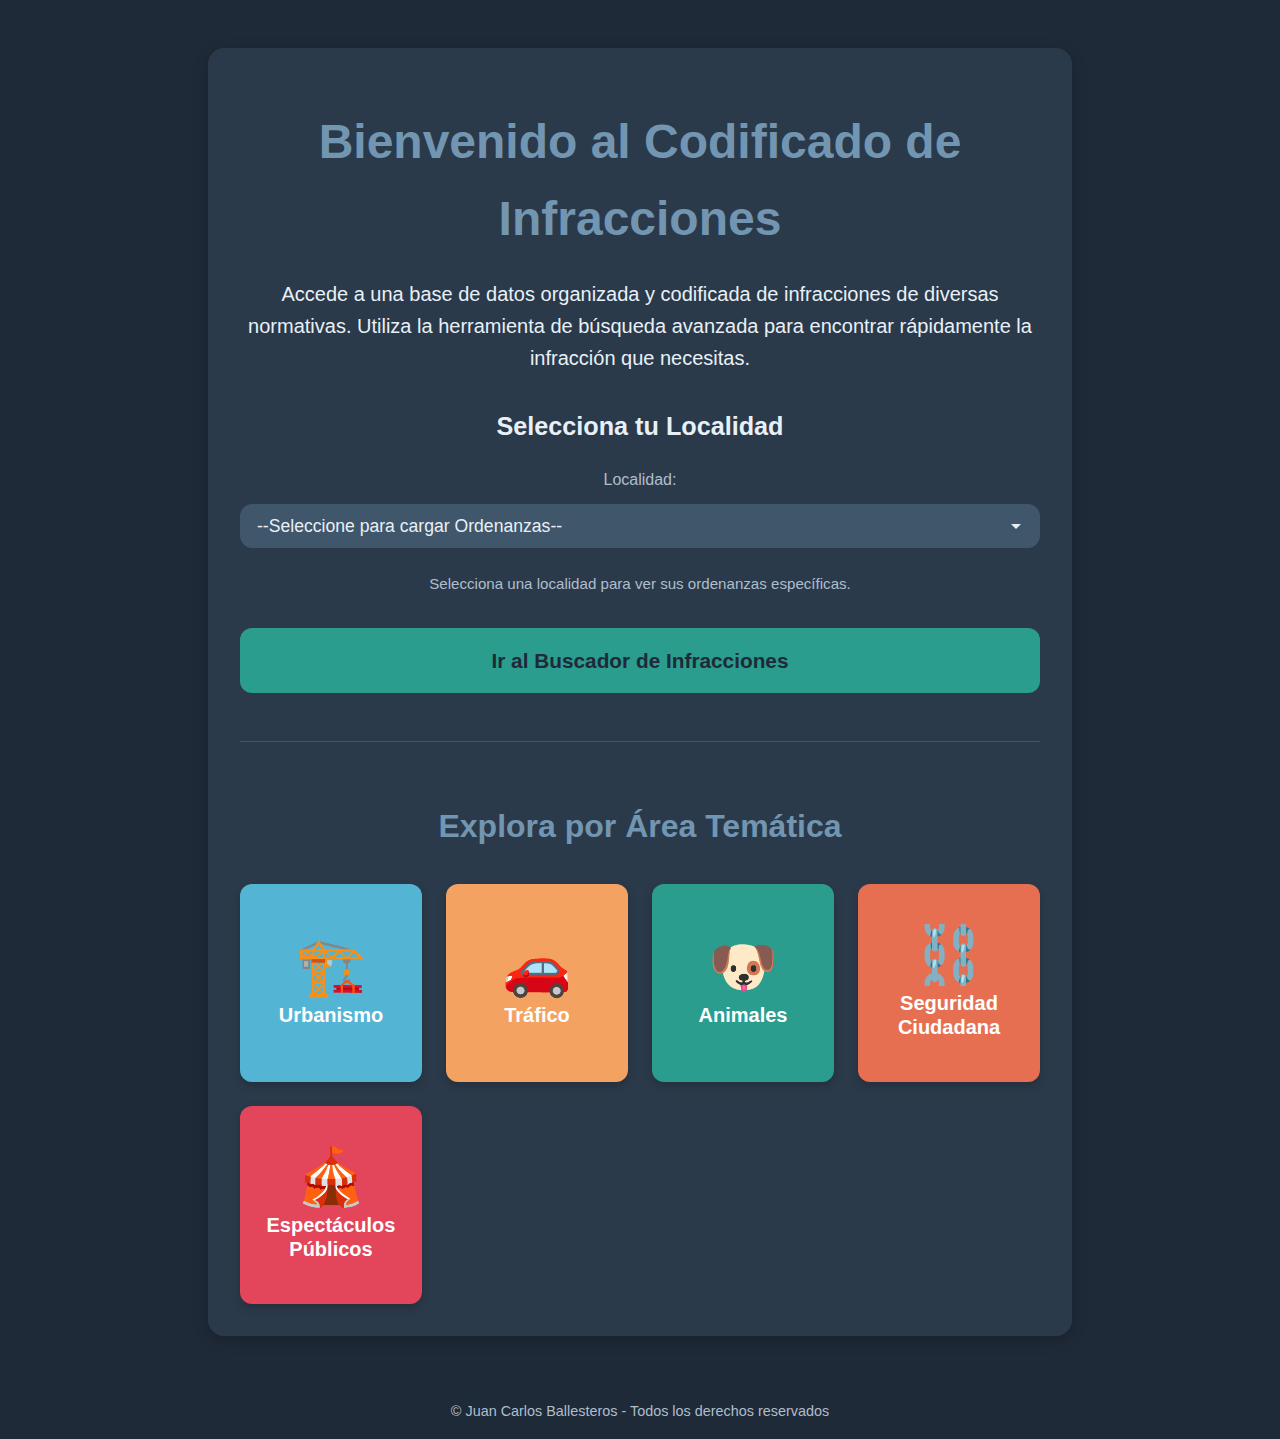
<file: index.html>
<!DOCTYPE html>
<html lang="es">

<head>
    <meta charset="UTF-8" />
    <meta name="viewport" content="width=device-width, initial-scale=1.0" />
    <title>Inicio | Codificador Infracciones</title>
    <link href="css/styles.css" rel="stylesheet">
</head>

<body>

    <main>
        <div class="landing-container">
            <h1>Bienvenido al Codificado de Infracciones</h1>
            <p>
                Accede a una base de datos organizada y codificada de infracciones de diversas normativas.
                Utiliza la herramienta de búsqueda avanzada para encontrar rápidamente la infracción que necesitas.
            </p>
            <div class="locality-section">
                <h2>Selecciona tu Localidad</h2>
                <div class="filter-option-group">
                    <label for="locality-select">Localidad:</label>
                    <select id="locality-select" class="custom-select">
                        <option value="">Cargando localidades...</option>
                    </select>
                </div>
                <p class="locality-info-text"
                    style="color: var(--color-muted-text); font-size: 0.9em; margin-top: 1rem;">Selecciona una localidad
                    para ver sus ordenanzas específicas.</p>
            </div>

            <div class="access-button-group">
                <a href="buscador.html" class="access-button">
                    Ir al Buscador de Infracciones
                </a>

            </div>

            <div class="areas-section">
                <h2>Explora por Área Temática</h2>
                <div class="areas-grid">
                </div>
            </div>


        </div>
    </main>
    <footer>&copy; Juan Carlos Ballesteros - Todos los derechos reservados</footer>

    <script src="js/index_script.js"></script>
</body>

</html>
</file>
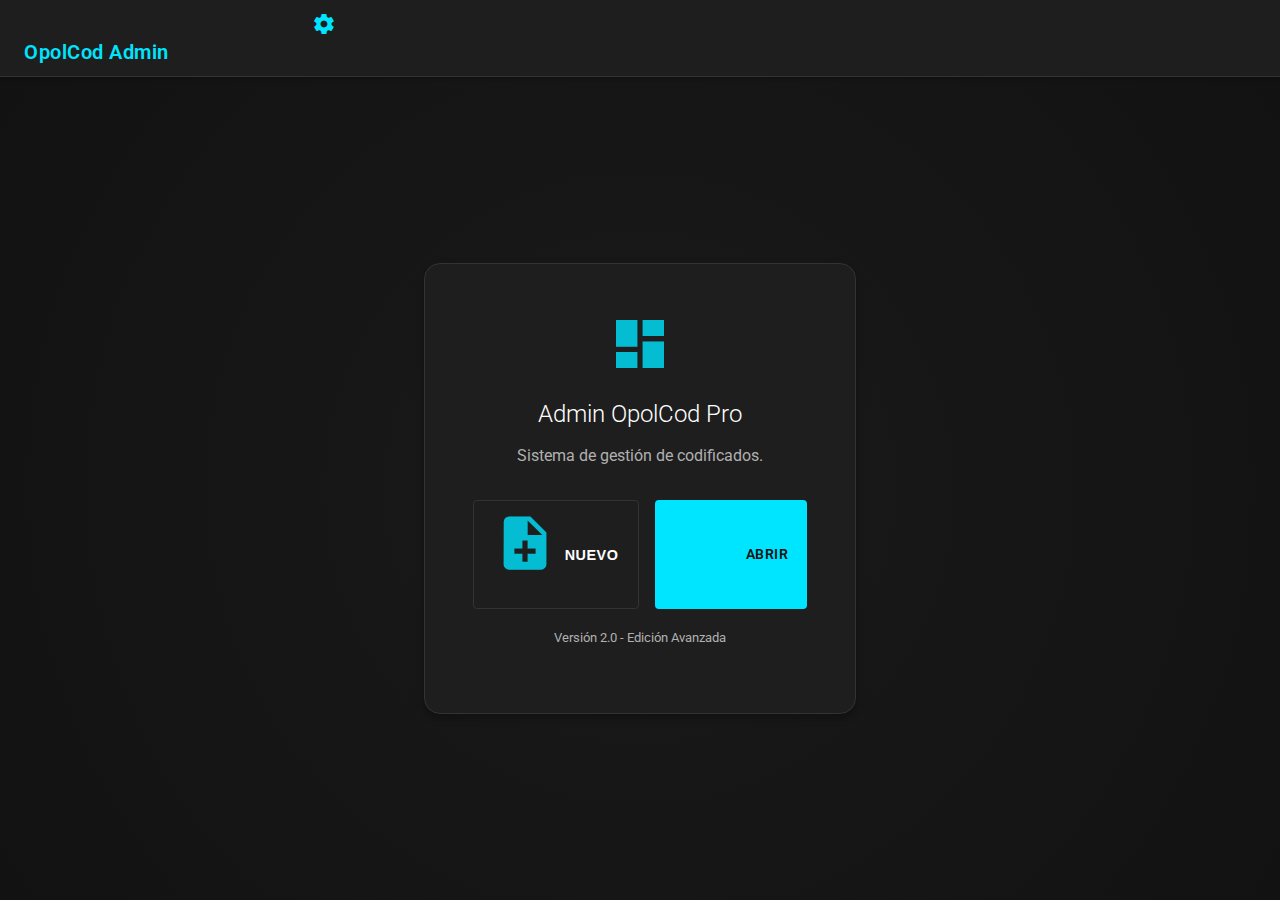
<file: admin/index.html>
<!DOCTYPE html>
<html lang="es">

<head>
    <meta charset="UTF-8">
    <meta name="viewport" content="width=device-width, initial-scale=1.0">
    <title>OpolCod - Panel de Administración Pro</title>
    <!-- NOTA: Ya que styles.css está en ../css/styles.css, pero admin.css define todo lo necesario, no es crítico mantener styles.css si este admin es aislado, pero lo dejaremos para fuentes si se cargan allí -->
    <link rel="stylesheet" href="admin.css">
    <link href="https://fonts.googleapis.com/css2?family=Roboto:wght@300;400;500;700&display=swap" rel="stylesheet">
    <link href="https://fonts.googleapis.com/css2?family=Material+Icons" rel="stylesheet">
</head>

<body>

    <header>
        <div class="logo-container">
            <span class="material-icons" style="color:var(--primary-color)">admin_panel_settings</span>
            <h1>OpolCod Admin</h1>
        </div>
        <div class="actions">
            <!-- Acciones globales si se necesitan -->
        </div>
    </header>

    <main>
        <section id="welcome-screen" class="active">
            <div class="empty-state-card">
                <span class="material-icons">dashboard</span>
                <h2>Admin OpolCod Pro</h2>
                <p>Sistema de gestión de codificados.</p>
                <div style="margin-top: 2rem; display:flex; gap:1rem; justify-content:center;">
                    <button id="btn-create-new" class="btn btn-secondary">
                        <span class="material-icons">note_add</span> Nuevo
                    </button>
                    <label for="file-input" class="btn btn-primary">
                        <span class="material-icons">folder_open</span> Abrir
                    </label>
                    <input type="file" id="file-input" accept=".json" style="display: none;">
                </div>
                <p class="warning-text"><small>Versión 2.0 - Edición Avanzada</small></p>
            </div>
        </section>

        <section id="editor-screen">
            <div class="editor-toolbar">
                <div class="toolbar-left" style="display:flex; align-items:center; gap:1rem;">
                    <button class="btn btn-secondary" onclick="closeEditor()"><span
                            class="material-icons">arrow_back</span> Atrás</button>
                    <span id="current-filename" class="filename-badge">archivo.json</span>
                </div>
                <div class="toolbar-right" style="display:flex; gap:0.5rem;">
                    <button id="btn-add-item" class="btn btn-secondary"><span class="material-icons">add_circle</span>
                        Nueva Infracción</button>
                    <button id="btn-save" class="btn btn-primary"><span class="material-icons">save_alt</span> Guardar
                        Cambios</button>
                </div>
            </div>

            <div class="editor-content">
                <!-- Sidebar for Metadata -->
                <aside class="sidebar-meta" id="metadata-sidebar">
                    <h3>Metadatos</h3>
                    <div id="metadata-form-container">
                        <!-- Metadata inputs go here -->
                    </div>

                    <h3 style="margin-top:2rem; border-top:1px solid var(--border-color); padding-top:1rem;">Índice</h3>
                    <div id="index-list-container">
                        <!-- Navigation links go here -->
                    </div>
                </aside>

                <!-- Main Content for Items -->
                <div class="main-list-area" id="items-list-container">
                    <!-- Cards go here -->
                </div>
            </div>
        </section>
    </main>

    <script src="admin.js"></script>
</body>

</html>
</file>
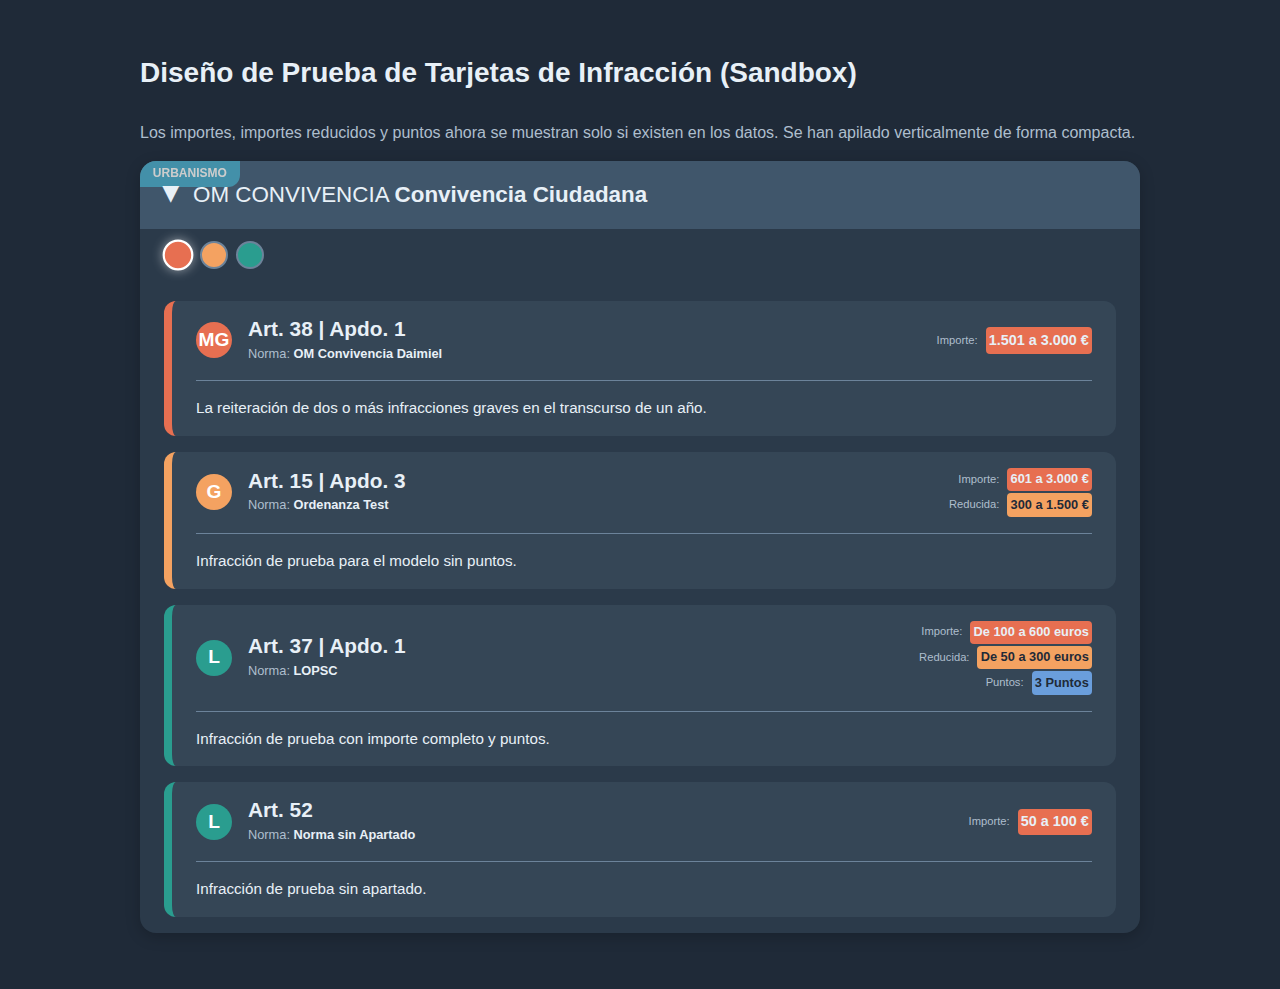
<file: dev/sandbox_infraccion.html>
<!DOCTYPE html>
<html lang="es">
<head>
    <meta charset="UTF-8" />
    <meta name="viewport" content="width=device-width, initial-scale=1.0" />
    <title>Test Diseño Infracciones (Sandbox)</title>
    <style>
        /* --- CSS INCORPORADO --- */
        
        :root {
            /* Colores Base */
            --color-dark-bg: #1f2a38;
            --color-card-bg: #2b3a4a;
            --color-mid-blue: #40566b;
            --color-light-blue: #6c839a;

            /* Colores de Texto */
            --color-light-text: #e8f0f7; 
            --color-muted-text: #aebecd;

            /* Colores de Acento (Semáforo de gravedad) */
            --color-accent-red: #e76f51; 
            --color-accent-yellow: #f4a261; 
            --color-accent-green: #2a9d8f; 
            --color-accent-primary: #7296b1; 
            --color-points: #6a9edc; 

            /* Otros */
            --border-radius-lg: 1rem;
            --border-radius-md: 0.75rem;
            --spacing-unit: 1rem;
            
            /* Variable de prueba para el área (ej. Urbanismo) */
            --area-color-test: #54b4d3; 
        }

        body {
            margin: 0;
            font-family: 'Inter', sans-serif;
            background-color: var(--color-dark-bg);
            color: var(--color-light-text);
            line-height: 1.6;
            padding: 2rem;
        }

        /* Contenedor principal de prueba */
        .infracciones-agrupadas {
            max-width: 1000px;
            margin: 0 auto;
        }
        
        h1 { 
            color: var(--color-light-text); 
            font-size: 1.75rem;
            margin-bottom: 1.5rem;
        }
        p { color: var(--color-muted-text); }

        /* --- Estructura de Grupo --- */
        .infraccion-group {
            margin-bottom: 1.5rem;
            background-color: var(--color-card-bg);
            border-radius: var(--border-radius-lg);
            box-shadow: 0 4px 15px rgba(0, 0, 0, 0.2);
            overflow: hidden;
            position: relative;
        }

        /* Insignia de área */
        .area-badge {
            position: absolute;
            top: 0;
            left: 0;
            background-color: var(--area-color-test); 
            color: #fff;
            padding: 0.2rem 0.8rem;
            font-size: 0.75rem;
            font-weight: bold;
            border-bottom-right-radius: var(--border-radius-md);
            text-transform: uppercase;
            filter: brightness(0.8);
            margin-bottom: 0.5rem;
        }

        /* Encabezado del grupo */
        .infraccion-group-header {
            background-color: var(--color-mid-blue);
            padding: var(--spacing-unit) 1.5rem;
            font-size: 1.4rem;
            cursor: pointer;
            display: flex;
            align-items: center;
            user-select: none;
        }
        .infraccion-group-header .icon {
            transition: transform 0.3s ease;
            margin-right: 0.75rem;
        }
        .infraccion-group.open .icon {
            transform: rotate(90deg);
        }
        
        /* Contenido colapsable (infracciones) */
        .infracciones-content {
            max-height: 0;
            overflow: hidden;
            transition: max-height 0.5s ease-out;
            padding: 0 1.5rem;
        }
        .infraccion-group.open .infracciones-content {
            padding-top: var(--spacing-unit);
            padding-bottom: var(--spacing-unit);
        }

        /* Estilo de la norma y temática (negrita) */
        .normagris-tematica { font-weight: bold; }

        /* Barra de filtros de gravedad dentro del grupo */
        .severity-filter-bar {
            display: flex;
            gap: 0.5rem;
            padding: 0 1.5rem 1rem 1.5rem; 
            background-color: var(--color-card-bg); 
            display: none; 
        }
        .infraccion-group.open .severity-filter-bar { display: flex; }
        .severity-btn {
            width: 28px; height: 28px; border-radius: 50%; border: 2px solid var(--color-light-blue);
            cursor: pointer; transition: transform 0.2s ease, border-color 0.2s ease;
        }
        .severity-btn:hover { transform: scale(1.1); }
        /* Colores de botones de gravedad */
        .severity-btn.grave { background-color: var(--color-accent-red); margin-top: 0.75rem;}
        .severity-btn.media { background-color: var(--color-accent-yellow); margin-top: 0.75rem;}
        .severity-btn.leve { background-color: var(--color-accent-green); margin-top: 0.75rem;}
        /* Estilo para botón activo */
        .severity-btn.active {
            border-color: #fff;
            transform: scale(1.1);
            box-shadow: 0 0 10px rgba(255, 255, 255, 0.5);
        }

        /* --- Tarjeta de Infracción Individual --- */

        .infraccion {
            background-color: #354656;
            border-radius: var(--border-radius-md);
            padding: 1rem 1.5rem; 
            margin-bottom: var(--spacing-unit);
            border-left: 8px solid var(--color-accent-red);
            cursor: pointer;
            color: var(--color-light-text); 
        }
        .infraccion:last-child { margin-bottom: 0; }
        
        /* Colores de gravedad */
        .infraccion.media { border-left-color: var(--color-accent-yellow); }
        .infraccion.leve { border-left-color: var(--color-accent-green); }
        .infraccion.grave .circulo { background-color: var(--color-accent-red); }
        .infraccion.media .circulo { background-color: var(--color-accent-yellow); }
        .infraccion.leve .circulo { background-color: var(--color-accent-green); }

        /* Estructura del encabezado de la tarjeta */
        .infraccion-header {
            display: flex;
            align-items: center;
            margin-bottom: 0.5rem; 
            gap: 1rem;
        }
        /* Círculo de tipo */
        .infraccion .circulo {
            flex-shrink: 0;
            width: 36px;
            height: 36px;
            border-radius: 50%;
            color: white;
            font-weight: bold;
            font-size: 1.2rem; 
            display: flex;
            align-items: center;
            justify-content: center;
        }
        
        /* Información de artículo y norma */
        .header-info {
            display: flex;
            flex-direction: column;
            flex-grow: 1;
        }
        
        /* Ajuste para destacar Artículo y Apartado */
        .infraccion .articulo-apartado {
            font-size: 1.3rem; 
            font-weight: 700;
            color: var(--color-light-text);
            line-height: 1.2;
            margin-bottom: 0.1rem; 
        }
        .infraccion .norma {
            font-size: 0.8rem;
            color: var(--color-muted-text);
        }
        .infraccion .norma strong { color: var(--color-light-text); }
        
        /* --- ARMÓNIZACIÓN Y VISIBILIDAD DE IMPORTES Y PUNTOS --- */
        
        /* Contenedor de importes: Ahora apila los div.importe-row verticalmente */
        .importe-info {
            display: flex;
            flex-direction: column;
            align-items: flex-end; 
            gap: 0.1rem; 
            margin-left: auto; 
            font-size: 0.9rem; 
            white-space: nowrap;
        }

        /* Nuevo contenedor para cada fila (Importe/Reducida/Puntos) */
        .importe-row {
            display: flex; /* Asegura que la etiqueta y el valor estén en la misma línea */
            align-items: center;
            gap: 0.5rem; /* Espaciado entre la etiqueta y el valor */
        }

        /* Estilos generales para las cifras clave (más compactos) */
        .importe, .importe-reducido, .puntos { 
            font-weight: bold; 
            font-size: 0.8rem; 
            padding: 0.1rem 0.2rem; 
            border-radius: 0.25rem;
            transition: all 0.2s ease;
            text-align: center;
            display: inline-block; 
        }

        /* Estilo para las leyendas de los importes y puntos */
        .importe-info .label {
            color: var(--color-muted-text);
            font-weight: normal;
            font-size: 0.7rem; 
            display: inline-block;
        }
        
        /* Colores de los elementos */
        .importe { 
            color: var(--color-light-text);
            background-color: var(--color-accent-red); 
        }
        .importe-reducido { 
            color: var(--color-dark-bg); 
            background-color: var(--color-accent-yellow); 
        }
        .puntos { 
            color: var(--color-dark-bg);
            background-color: var(--color-points); 
        }

        /* 1. solo_importe_rango: Oculta reducido y puntos (y sus etiquetas) */
        /* El JS ahora se encarga de no generar estas filas si no hay datos */
        .infraccion.modelo-solo_importe_rango .importe-reducido,
        .infraccion.modelo-solo_importe_rango .puntos,
        .infraccion.modelo-solo_importe_rango .importe-reducido + .label,
        .infraccion.modelo-solo_importe_rango .puntos + .label {
            display: none;
        }
        /* Opcional: Estilo para el importe cuando es el único */
        .infraccion.modelo-solo_importe_rango .importe {
            font-size: 0.9rem; 
            color: var(--color-light-text); 
        }

        /* 2. estandar_sin_puntos: Oculta puntos (y sus etiquetas) */
        /* El JS ahora se encarga de no generar esta fila si no hay datos */
        .infraccion.modelo-estandar_sin_puntos .puntos,
        .infraccion.modelo-estandar_sin_puntos .puntos + .label {
            display: none;
        }
        
        /* --- ESTILOS PARA ETIQUETAS DESPLEGABLES (Ocultas) --- */
        .infraccion-tags {
            display: none; 
        }
        
        .tag {
            background-color: var(--color-light-blue);
            color: var(--color-dark-bg);
            padding: 0.3rem 0.7rem;
            border-radius: var(--border-radius-md);
            font-size: 0.85rem;
            font-weight: 600;
        }

        /* Estilo para la Descripción */
        .descripcion {
            margin-top: var(--spacing-unit);
            line-height: 1.5;
            font-size: 0.95rem; 
            color: var(--color-light-text);
            border-top: 1px solid var(--color-light-blue);
            padding-top: var(--spacing-unit);
        }
    </style>
</head>
<body>

    <main class="infracciones-agrupadas">
        <h1>Diseño de Prueba de Tarjetas de Infracción (Sandbox)</h1>
        <p>Los importes, importes reducidos y puntos ahora se muestran solo si existen en los datos. Se han apilado verticalmente de forma compacta.</p>

        <div class="infraccion-group open">
            <span class="area-badge" style="--area-color: var(--area-color-test);">Urbanismo</span>
            <div class="infraccion-group-header">
                <span class="icon">▶</span>
                <div class="norma-main-info">
                    <span class="normagris-identificador">OM CONVIVENCIA</span>
                    <span class="normagris-tematica">Convivencia Ciudadana</span>
                </div>
            </div>
            
            <div class="severity-filter-bar" style="display: flex;">
                <button class="severity-btn grave active" data-severity="grave" title="Muy Graves"></button>
                <button class="severity-btn media" data-severity="media" title="Graves"></button>
                <button class="severity-btn leve" data-severity="leve" title="Leves"></button>
            </div>

            <div class="infracciones-content" style="max-height: 1000px; padding-top: 1rem; padding-bottom: 1rem;">
                
                <div class="infraccion grave modelo-solo_importe_rango">
                    <div class="infraccion-header">
                        <div class="circulo">MG</div>
                        <div class="header-info">
                            <div class="articulo-apartado">Art. 38 | Apdo. 1</div>
                            <div class="norma">Norma: <strong>OM Convivencia Daimiel</strong></div>
                        </div>
                        <div class="importe-info">
                            <div class="importe-row">
                                <span class="label">Importe:</span>
                                <span class="importe" title="Importe completo">1.501 a 3.000 €</span>
                            </div>
                            </div>
                    </div>
                    <div class="descripcion">
                        La reiteración de dos o más infracciones graves en el transcurso de un año.
                    </div>
                    <div class="infraccion-tags">
                        <span class="tag">Reiteración</span>
                        <span class="tag">Infracciones Graves</span>
                    </div>
                </div>

                <div class="infraccion media modelo-estandar_sin_puntos">
                    <div class="infraccion-header">
                        <div class="circulo">G</div>
                        <div class="header-info">
                            <div class="articulo-apartado">Art. 15 | Apdo. 3</div>
                            <div class="norma">Norma: <strong>Ordenanza Test</strong></div>
                        </div>
                        <div class="importe-info">
                            <div class="importe-row">
                                <span class="label">Importe:</span>
                                <span class="importe" title="Importe completo">601 a 3.000 €</span>
                            </div>
                            <div class="importe-row">
                                <span class="label">Reducida:</span>
                                <span class="importe-reducido" title="Importe reducido">300 a 1.500 €</span>
                            </div>
                            </div>
                    </div>
                    <div class="descripcion">
                        Infracción de prueba para el modelo sin puntos.
                    </div>
                    <div class="infraccion-tags">
                        <span class="tag">Test</span>
                        <span class="tag">Media</span>
                    </div>
                </div>

                <div class="infraccion leve modelo-estandar_completo">
                    <div class="infraccion-header">
                        <div class="circulo">L</div>
                        <div class="header-info">
                            <div class="articulo-apartado">Art. 37 | Apdo. 1</div>
                            <div class="norma">Norma: <strong>LOPSC</strong></div>
                        </div>
                        <div class="importe-info">
                            <div class="importe-row">
                                <span class="label">Importe:</span>
                                <span class="importe" title="Importe completo">De 100 a 600 euros</span>
                            </div>
                            <div class="importe-row">
                                <span class="label">Reducida:</span>
                                <span class="importe-reducido" title="Importe reducido">De 50 a 300 euros</span>
                            </div>
                            <div class="importe-row">
                                <span class="label">Puntos:</span>
                                <span class="puntos" title="Puntos a detraer">3 Puntos</span>
                            </div>
                        </div>
                    </div>
                    <div class="descripcion">
                        Infracción de prueba con importe completo y puntos.
                    </div>
                    <div class="infraccion-tags">
                        <span class="tag">LOPSC</span>
                        <span class="tag">Completa</span>
                    </div>
                </div>
                
                <div class="infraccion leve modelo-solo_importe_rango">
                    <div class="infraccion-header">
                        <div class="circulo">L</div>
                        <div class="header-info">
                            <div class="articulo-apartado">Art. 52</div> 
                            <div class="norma">Norma: <strong>Norma sin Apartado</strong></div>
                        </div>
                        <div class="importe-info">
                            <div class="importe-row">
                                <span class="label">Importe:</span>
                                <span class="importe" title="Importe completo">50 a 100 €</span>
                            </div>
                        </div>
                    </div>
                    <div class="descripcion">
                        Infracción de prueba sin apartado.
                    </div>
                    <div class="infraccion-tags">
                        <span class="tag">Sin Apartado</span>
                    </div>
                </div>
            </div>
        </div>
    </main>

    <script>
        // --- JavaScript para la Lógica de Despliegue de Prueba ---
        
        // Mock data para simular los modelos de sanción
        const mockData = [
            // Corregido: añadimos la descripción a los datos de prueba
            { 
                tipo: 'grave', circulo: 'MG', articulo: '38', apartado: '1', norma: 'OM Convivencia Daimiel', importe: '1.501 a 3.000 €', modelo_sancion: 'solo_importe_rango', tags: ['Reiteración', 'Infracciones Graves'], 
                descripcion: 'La reiteración de dos o más infracciones graves en el transcurso de un año.'
            },
            { 
                tipo: 'media', circulo: 'G', articulo: '15', apartado: '3', norma: 'Ordenanza Test', importe: '601 a 3.000 €', importe_reducido: '300 a 1.500 €', modelo_sancion: 'estandar_sin_puntos', tags: ['Test', 'Media'],
                descripcion: 'Infracción de prueba para el modelo sin puntos.'
            },
            { 
                tipo: 'leve', circulo: 'L', articulo: '37', apartado: '1', norma: 'LOPSC', importe: 'De 100 a 600 euros', importe_reducido: 'De 50 a 300 euros', puntos: '3 Puntos', modelo_sancion: 'estandar_completo', tags: ['LOPSC', 'Completa'],
                descripcion: 'Infracción de prueba con importe completo y puntos.'
            },
            { 
                tipo: 'leve', circulo: 'L', articulo: '52', apartado: '', norma: 'Norma sin Apartado', importe: '50 a 100 €', modelo_sancion: 'solo_importe_rango', tags: ['Sin Apartado'],
                descripcion: 'Infracción de prueba sin apartado.'
            }
        ];

        // Función para crear el elemento de infracción (simulación)
        function createInfraccionElement(data) {
            const infraccionDiv = document.createElement('div');
            const tipoClase = data.tipo === 'grave' ? 'grave' : (data.tipo === 'media' ? 'media' : 'leve');
            const modeloSancionClase = data.modelo_sancion ? `modelo-${data.modelo_sancion}` : 'modelo-desconocido';
            infraccionDiv.classList.add('infraccion', tipoClase, modeloSancionClase);

            // Determinamos si el apartado existe para formatear el Art. / Apdo.
            const apartadoHtml = data.apartado && data.apartado.trim() !== '' ? ` | Apdo. ${data.apartado}` : '';
            
            // Tags (aunque estén ocultos por CSS, se generan en el DOM)
            const tagsHtml = data.tags && data.tags.length > 0 ? `<div class="infraccion-tags">${data.tags.map(tag => `<span class="tag">${tag}</span>`).join('')}</div>` : '';

            // Generamos las filas de importe solo si los datos existen.
            let importeContentHtml = '';

            // Fila de Importe (siempre debe existir un importe para que exista la infracción)
            importeContentHtml += `
                <div class="importe-row">
                    <span class="label">Importe:</span> 
                    <span class="importe" title="Importe completo">${data.importe}</span>
                </div>
            `;
            
            // Fila de Importe Reducido
            if (data.importe_reducido) {
                importeContentHtml += `
                    <div class="importe-row">
                        <span class="label">Reducida:</span> 
                        <span class="importe-reducido" title="Importe reducido">${data.importe_reducido}</span>
                    </div>
                `;
            }

            // Fila de Puntos
            if (data.puntos) {
                importeContentHtml += `
                    <div class="importe-row">
                        <span class="label">Puntos:</span> 
                        <span class="puntos" title="Puntos a detraer">${data.puntos}</span>
                    </div>
                `;
            }

            // Estructura interna de la tarjeta de infracción
            infraccionDiv.innerHTML = `
                <div class="infraccion-header">
                    <div class="circulo">${data.circulo}</div>
                    <div class="header-info">
                        <div class="articulo-apartado">Art. ${data.articulo}${apartadoHtml}</div>
                        <div class="norma">Norma: <strong>${data.norma}</strong></div>
                    </div>
                    <div class="importe-info">
                        ${importeContentHtml}
                    </div>
                </div>
                <div class="descripcion">${data.descripcion}</div>
                ${tagsHtml}
            `;
            return infraccionDiv;
        }


        document.addEventListener('DOMContentLoaded', () => {
            // Lógica de prueba para renderizar las infracciones simuladas
            const infraccionesContainer = document.querySelector('.infracciones-content');
            
            if (infraccionesContainer) {
                infraccionesContainer.innerHTML = ''; 
                
                mockData.forEach(data => {
                    const infraccionElement = createInfraccionElement(data);
                    infraccionesContainer.appendChild(infraccionElement);
                });
            }

            // Lógica para el filtro de gravedad dentro del grupo (mantenida de la simulación)
            document.querySelectorAll('.severity-filter-bar .severity-btn').forEach(btn => {
                btn.addEventListener('click', (e) => {
                    const clickedButton = e.currentTarget;
                    const severityToFilter = clickedButton.dataset.severity;
                    const filterBar = clickedButton.closest('.severity-filter-bar');
                    const infractionsContent = filterBar.nextElementSibling;
                    
                    if (clickedButton.classList.contains('active')) {
                        clickedButton.classList.remove('active');
                        infractionsContent.querySelectorAll('.infraccion').forEach(inf => inf.style.display = '');
                    } else {
                        filterBar.querySelectorAll('.severity-btn').forEach(b => b.classList.remove('active'));
                        clickedButton.classList.add('active');
                        infractionsContent.querySelectorAll('.infraccion').forEach(inf => {
                            inf.style.display = inf.classList.contains(severityToFilter) ? '' : 'none';
                        });
                    }
                    const groupDiv = filterBar.closest('.infraccion-group');
                    if (groupDiv.classList.contains('open')) {
                        infractionsContent.style.maxHeight = infractionsContent.scrollHeight + 'px';
                    }
                });
            });

            // Lógica para colapsar/expandir el grupo (mantenida de la simulación)
            document.querySelectorAll('.infraccion-group-header').forEach(header => {
                header.addEventListener('click', () => {
                    const groupDiv = header.closest('.infraccion-group');
                    groupDiv.classList.toggle('open');
                    const infractionsContent = groupDiv.querySelector('.infracciones-content');
                    
                    if (groupDiv.classList.contains('open')) {
                        infractionsContent.style.maxHeight = infractionsContent.scrollHeight + 'px';
                        groupDiv.querySelector('.severity-filter-bar').style.display = 'flex';
                    } else {
                        infractionsContent.style.maxHeight = null;
                        groupDiv.querySelector('.severity-filter-bar').style.display = 'none';
                    }
                });
            });
            
            // Lógica para desplegar tags (eliminada, como se solicitó)
            document.querySelectorAll('.infraccion').forEach(infraccionElement => {
                infraccionElement.addEventListener('click', () => {
                    // La lógica del click ya no despliega las etiquetas
                });
            });
        });
    </script>
</body>
</html>
</file>
<file: css/styles.css>
:root {
    /* =========================================================
       1. COLORES Y VARIABLES GLOBALES
       ========================================================= */
    /* Colores Base */
    --color-dark-bg: #1f2a38;
    /* Fondo más oscuro general */
    --color-card-bg: #2b3a4a;
    /* Fondo para tarjetas y secciones generales */
    --color-mid-blue: #40566b;
    --color-light-blue: #6c839a;
    --color-infraccion: #1a2531;

    /* Nuevo: Color de fondo para la sección de la descripción (ligeramente diferente) */
    --color-description-bg: #293642;
    /* Ligeramente más claro que --color-card-bg para contraste sutil */

    /* Colores de Texto */
    --color-light-text: #e8f0f7;
    /* Texto principal claro */
    --color-muted-text: #aebecd;
    /* Para textos secundarios y etiquetas (ej. "Norma:") */
    --color-contrast-dark-text: #1a1a1a;
    /* Texto oscuro para fondos claros de píldoras */

    /* Colores de Acento (Semáforo de gravedad) */
    --color-accent-red: #e76f51;
    /* Rojo (grave) */
    --color-accent-yellow: #f4a261;
    /* Amarillo (media) */
    --color-accent-green: #2a9d8f;
    /* Verde (leve) */
    --color-accent-primary: #7296b1;
    /* Azul principal de la marca */
    --color-accent-art: #a1b6f8;
    --color-points: #6a9edc;
    /* Azul para puntos */
    --color-importe: #fd5858;

    /* Nuevos colores para Ámbitos (usados directamente en JS para estilos inline) */
    --color-ambito-estatal: #8B4513;
    /* Marrón tierra */
    --color-ambito-autonomico: #483D8B;
    /* Azul pizarra oscuro */
    --color-ambito-local: #20B2AA;
    /* Verde claro / Menta */


    /* Otros (Radios de Borde, Espaciado) */
    --border-radius-lg: 1rem;
    --border-radius-md: 0.75rem;
    --spacing-unit: 1rem;
    /* Unidad base para paddings y margins */
}

/* =========================================================
   2. ESTILOS BASE Y TIPOGRAFÍA GENERAL
   ========================================================= */
body {
    margin: 0;
    font-family: 'Inter', sans-serif;
    background-color: var(--color-dark-bg);
    color: var(--color-light-text);
    line-height: 1.6;
    padding: 0;
    font-size: 1.05rem;
    /* Tamaño de fuente base para PC */
}

h1 {
    font-size: 2rem;
    /* Tamaño para h1 general (buscador.html) */
    margin: 1.5rem 0 0.5rem 0;
    color: var(--color-accent-primary);
    text-align: center;
}

/* =========================================================
   3. CABECERA PRINCIPAL (MAIN-HEADER)
   ========================================================= */
.main-header {
    background-color: var(--color-dark-bg);
    padding-top: 1.5rem;
    padding-bottom: 0.5rem;
    text-align: center;
    /* Esto aún puede estar, pero el flexbox lo gestionará */

    /* AÑADIR/MODIFICAR ESTAS LÍNEAS para Flexbox */
    display: flex;
    align-items: center;
    /* Alinea verticalmente los elementos */
    justify-content: space-between;
    /* Empuja los elementos a los extremos, dejando espacio en el medio */
    padding-left: 1.5rem;
    /* Asegurar padding a los lados del header */
    padding-right: 1.5rem;
}

/* Nuevo: Botón de navegación en el header (ej. "Inicio") */
.header-nav-button {
    background-color: var(--color-mid-blue);
    /* Color de fondo del botón */
    color: var(--color-light-text);
    /* Color del texto */
    padding: 0.5rem 1rem;
    border-radius: var(--border-radius-md);
    text-decoration: none;
    /* Quitar subrayado del enlace */
    font-size: 0.9rem;
    /* Tamaño de fuente del botón */
    font-weight: bold;
    transition: background-color 0.2s ease;
    flex-shrink: 0;
    /* Evita que el botón se encoja demasiado */
}

.header-nav-button:hover {
    background-color: #4f667c;
    /* Un tono ligeramente diferente al pasar el ratón */
}

.home-title-link {
    /* Antes .home-link */
    text-decoration: none;
    display: inline-block;
    /* Mantener esto o cambiar a flex para controlar el h1 */
    flex-grow: 1;
    /* AÑADIR ESTO: Permite que el enlace del título ocupe espacio y empuje */
    text-align: center;
    /* AÑADIR ESTO: Centra el h1 dentro de este enlace flexible */
    min-width: 0;
    /* Permite el truncamiento en móviles */
}

.home-title {
    /* Antes .home-link h1 */
    /* Ya tenía un margin: 0; en el HTML, pero asegurarlo aquí para que no interfiera con flexbox */
    margin: 0;
    /* AÑADIR/ASEGURAR ESTO */
    white-space: nowrap;
    /* AÑADIR ESTO: Mantiene el título en una sola línea */
    overflow: hidden;
    /* AÑADIR ESTO: Oculta el texto que se desborda */
    text-overflow: ellipsis;
    /* AÑADIR ESTO: Añade "..." al final si el texto es muy largo */
}

/* =========================================================
   4. ESTILOS ESPECÍFICOS DE LA PÁGINA DE INICIO (landing-container)
   ========================================================= */
.landing-container {
    max-width: 800px;
    margin: 3rem auto;
    padding: 2rem;
    text-align: center;
    background-color: var(--color-card-bg);
    border-radius: var(--border-radius-lg);
    box-shadow: 0 4px 15px rgba(0, 0, 0, 0.2);
}

.landing-container h1 {
    font-size: 3rem;
    /* Tamaño más grande para el h1 de la landing */
    margin-bottom: 1rem;
}

.landing-container p {
    font-size: 1.25rem;
    /* Tamaño más grande para el párrafo de la landing */
    color: var(--color-light-text);
    margin-bottom: 2rem;
}

.access-button-group {
    display: flex;
    flex-direction: column;
    gap: 1.5rem;
    margin-top: 2rem;
}

.access-button {
    padding: 1rem 2rem;
    font-size: 1.3rem;
    /* Tamaño más grande para los botones de acceso */
    font-weight: bold;
    color: var(--color-dark-bg);
    background-color: var(--color-accent-green);
    border: none;
    border-radius: var(--border-radius-md);
    text-decoration: none;
    transition: background-color 0.3s ease;
    cursor: pointer;
}

.access-button:hover {
    background-color: #26897e;
}

/* =========================================================
   4.1. SECCIÓN DE ÁREAS EN LA PÁGINA DE INICIO (areas-section)
   ========================================================= */
.areas-section {
    margin-top: 3rem;
    /* Espacio para separar de los botones de acceso */
    padding-top: 2rem;
    /* Padding superior */
    border-top: 1px solid var(--color-mid-blue);
    /* Separador visual */
}

.areas-section h2 {
    font-size: 2rem;
    color: var(--color-accent-primary);
    margin-bottom: 2rem;
}

.areas-grid {
    display: grid;
    grid-template-columns: repeat(auto-fit, minmax(180px, 1fr));
    /* Columnas responsivas */
    gap: 1.5rem;
    /* Espacio entre tarjetas */
    justify-content: center;
    /* Centrar las tarjetas si no llenan la cuadrícula */
}

.area-card {
    background-color: var(--area-card-color);
    /* ¡Color de fondo inyectado por JS! */
    color: white;
    /* Texto blanco por defecto para buen contraste */
    padding: 1.5rem 1rem;
    border-radius: var(--border-radius-md);
    /* Bordes redondeados */
    text-align: center;
    cursor: pointer;
    transition: transform 0.2s ease, box-shadow 0.2s ease;
    display: flex;
    flex-direction: column;
    /* Apila icono y nombre */
    align-items: center;
    /* Centra horizontalmente */
    justify-content: center;
    /* Centra verticalmente */
    min-height: 150px;
    /* Altura mínima para tarjetas */
    box-shadow: 0 4px 10px rgba(0, 0, 0, 0.2);
    /* Sombra para dar profundidad */
}

.area-card:hover {
    transform: translateY(-5px);
    /* Efecto de elevación al pasar el ratón */
    box-shadow: 0 6px 15px rgba(0, 0, 0, 0.3);
    /* Sombra más pronunciada */
}

.area-card .icon {
    /* Estilo para el icono (emoji) dentro de la tarjeta */
    font-size: 3.5rem;
    /* Tamaño grande para el icono */
    margin-bottom: 0.5rem;
    line-height: 1;
    /* Asegurar que no haya espacio extra */
}

.area-card .name {
    /* Estilo para el nombre del área */
    font-size: 1.25rem;
    font-weight: bold;
    line-height: 1.2;
}

/* ----------------------------------------------------------------------------------
   Ajuste para móviles: Separación entre el grupo de botones de acceso y la sección de áreas
   Si necesitas más espacio en móvil, puedes ajustar esto en tu media query @media (max-width: 768px)
   en la regla .access-button-group
   ----------------------------------------------------------------------------------
*/
@media (max-width: 768px) {
    .areas-grid {
        grid-template-columns: repeat(auto-fit, minmax(140px, 1fr));
        /* Reducir min-width de columnas en móviles */
        gap: 1rem;
        /* Reducir gap en móviles */
    }

    .area-card {
        padding: 1rem 0.5rem;
        /* Menos padding en móviles */
        min-height: 120px;
    }

    .area-card .icon {
        font-size: 3rem;
        /* Icono un poco más pequeño en móviles */
    }

    .area-card .name {
        font-size: 1rem;
        /* Nombre un poco más pequeño en móviles */
    }

    /* Añade o ajusta este margen si ves que la sección de áreas está muy pegada en móvil */
    .landing-container .access-button-group {
        margin-bottom: 2rem;
    }
}

/* =========================================================
   5. BARRA DE BÚSQUEDA FIJA (search-bar-fixed)
   ========================================================= */
.search-bar-fixed {
    position: sticky;
    top: 0;
    z-index: 101;
    background-color: var(--color-card-bg);
    padding: 0.75rem var(--spacing-unit);
    box-shadow: 0 4px 6px rgba(0, 0, 0, 0.2);
    display: flex;
    justify-content: center;
}

.search-bar-fixed .filter-group {
    max-width: 700px;
    width: 100%;
    position: relative;
    display: flex;
    align-items: center;
}

.buscador {
    width: 100%;
    padding: 0.75rem 1.25rem;
    /* Ligeramente más grande */
    border: 1px solid var(--color-mid-blue);
    border-radius: var(--border-radius-md);
    font-size: 1.1rem;
    /* Más grande */
    background-color: var(--color-mid-blue);
    color: var(--color-light-text);
    padding-right: 2.5rem;
}

/* Botón de limpiar el buscador */
.clear-button {
    position: absolute;
    right: 0.5rem;
    top: 50%;
    transform: translateY(-50%);
    background: none;
    border: none;
    color: var(--color-muted-text);
    font-size: 1.2rem;
    cursor: pointer;
    line-height: 1;
}

/* =========================================================
   6. CONTENEDOR DE FILTROS ACTIVOS (active-filters-container)
   ========================================================= */
.active-filters-container {
    max-width: 1200px;
    margin: 0.5rem auto 0;
    /* Margen superior para separarlo de la barra de búsqueda */
    padding: 0 var(--spacing-unit);
    display: flex;
    flex-wrap: wrap;
    gap: 0.5rem;
    min-height: 2.5rem;
    /* Altura mínima para que no colapse */
    align-items: center;
    background-color: var(--color-dark-bg);
    /* Un fondo para que los badges se vean mejor */
}

.filter-badge {
    background-color: var(--color-mid-blue);
    color: var(--color-light-text);
    padding: 0.4rem 0.75rem;
    border-radius: var(--border-radius-md);
    font-size: 1rem;
    /* Tamaño de fuente para badges */
    display: flex;
    align-items: center;
    gap: 0.5rem;
    cursor: pointer;
    transition: background-color 0.2s ease;
}

.filter-badge:hover {
    background-color: var(--color-accent-red);
    /* Color al pasar el ratón para indicar que es clickeable */
}

.filter-badge .clear-filter-btn {
    background: none;
    border: none;
    color: inherit;
    /* Hereda el color del texto del badge */
    font-size: 1.1em;
    cursor: pointer;
    line-height: 1;
    padding: 0 0.2em;
    opacity: 0.8;
    transition: opacity 0.2s ease;
}

.filter-badge .clear-filter-btn:hover {
    opacity: 1;
}

/* Estilos específicos para badges de área (con color de fondo del área) */
.filter-badge.area-filter-badge {
    background-color: var(--area-color-active-filter, var(--color-mid-blue));
    /* Usamos variable CSS para el color del badge */
    color: var(--color-dark-bg);
    /* Texto oscuro para contrastar con el color del área */
    font-weight: bold;
}

/* =========================================================
   7. CONTENIDO PRINCIPAL Y GRUPOS DE INFRACCIONES (main.infracciones-agrupadas)
   ========================================================= */
main.infracciones-agrupadas {
    padding: var(--spacing-unit) calc(var(--spacing-unit) * 2);
    max-width: 1200px;
    margin: 0 auto;
}

.loading-message {
    text-align: center;
    color: var(--color-muted-text);
    padding: 2rem;
}

.infraccion-group {
    margin-bottom: 1.5rem;
    background-color: #404753;
    border-radius: var(--border-radius-lg);
    box-shadow: 0 4px 15px rgba(0, 0, 0, 0.2);
    overflow: hidden;
    /* Asegura que el contenido redondeado no se desborde */
    position: relative;
}

/* Encabezado del grupo de infracciones */
.infraccion-group-header {
    background-color: var(--color-mid-blue);
    padding: var(--spacing-unit) 1.5rem;
    font-size: 1.55rem;
    /* Tamaño de fuente para el título del grupo */
    cursor: pointer;
    display: flex;
    align-items: center;
    user-select: none;
    padding-top: 1.5rem;
}

/* Icono de expansión/colapso */
.infraccion-group-header .icon {
    transition: transform 0.3s ease;
    margin-right: 0.75rem;
}

.infraccion-group.open .icon {
    transform: rotate(90deg);
}

/* Información principal de la norma (temática, identificador, ámbito) */
.norma-main-info {
    display: flex;
    flex-direction: column;
    /* Apila temática y identificador/ámbito */
    flex-grow: 1;
    min-width: 0;
    /* Permite que este elemento se encoja */
}

.normagris-tematica {
    font-weight: bold;
    font-size: 1.4rem;
    /* Tamaño para la temática */
    color: white;
    /* ¡Cambiado a blanco para mayor contraste! */
    line-height: 1.2;
    margin-bottom: 0.1rem;
    white-space: nowrap;
    /* Evita que la temática se rompa de línea */
    overflow: hidden;
    text-overflow: ellipsis;
}

/* Contenedor del identificador y el ámbito */
.identificador-and-ambito {
    display: flex;
    align-items: center;
    gap: 0.5rem;
    font-size: 0.95rem;
    /* Tamaño para identificador y ámbito */
    color: var(--color-muted-text);
    flex-wrap: wrap;
    /* Permite que salten de línea si es necesario */
    line-height: 1.2;
    margin-top: 0.25rem;
}

.norma-main-info .norma-update-date {
    font-size: 0.85rem;
    color: var(--color-muted-text);
    margin-top: 0.25rem;
    font-style: italic;
    white-space: nowrap;
    overflow: hidden;
    text-overflow: ellipsis;
}

.identificador-and-ambito .separator {
    color: var(--color-muted-text);
    font-weight: normal;
    flex-shrink: 0;
    white-space: nowrap;
}

.ambito-tag {
    background-color: var(--ambito-color-header, var(--color-dark-bg));
    /* Color de ámbito inyectado por JS */
    color: #fff;
    /* Asegurar texto blanco para contrastar */
    padding: 0.2em 0.5em;
    border-radius: var(--border-radius-md);
    white-space: nowrap;
    flex-shrink: 0;
}

/* Contador de infracciones en el header del grupo */
.infraccion-count {
    margin-left: auto;
    /* Empuja el contador a la derecha */
    background-color: var(--color-card-bg);
    color: var(--color-light-text);
    padding: 0.3rem 0.6rem;
    border-radius: var(--border-radius-md);
    font-size: 1rem;
    /* Tamaño de fuente para el contador */
    font-weight: bold;
    flex-shrink: 0;
}

/* Insignia de área (top-right) */
.area-badge {
    position: absolute;
    top: 0;
    right: 0;
    background-color: var(--area-color);
    color: #fff;
    padding: 0.1rem 0.8rem;
    font-size: 0.8rem;
    font-weight: bold;
    border-bottom-left-radius: var(--border-radius-md);
    text-transform: uppercase;
    display: flex;
    align-items: center;
    gap: 0.3rem;
    min-width: 180px;
    /* Mantenida la modificación del usuario */
}

/* Icono grande del grupo (extremo derecho del header) */
.area-group-icon {
    margin-left: auto;
    /* Empuja el icono a la derecha */
    display: flex;
    align-items: center;
    justify-content: center;
    height: 80%;
    color: var(--area-color);
    font-size: 32px;
    /* Tamaño del icono */
    filter: brightness(1.5);
}

/* Contenido de infracciones dentro del grupo */
.infracciones-content {
    max-height: 0;
    /* Para el efecto de colapso */
    overflow: hidden;
    transition: max-height 0.5s ease-out;
    padding: 0;
    /* Padding se maneja dentro de infraccion-header, descripcion, importe-container */
}


/* Barra de filtros de gravedad dentro del grupo */
.severity-filter-bar {
    display: flex;
    gap: 0.5rem;
    padding: 1rem 1.5rem 1rem;
    /* Padding para esta barra */
    background-color: var(--color-card-bg);
    /* Mismo color que la tarjeta principal */
    display: none;
    /* Oculto por defecto */
    border-top: 1px dashed rgba(255, 255, 255, 0.1);
    /* Separador visual */
}

.infraccion-group.open .severity-filter-bar {
    display: flex;
}

/* Visible al abrir el grupo */
.severity-btn {
    width: 28px;
    height: 28px;
    border-radius: 50%;
    border: 2px solid var(--color-light-blue);
    cursor: pointer;
    transition: transform 0.2s ease, border-color 0.2s ease;
}

.severity-btn:hover {
    transform: scale(1.1);
}

.severity-btn.grave {
    background-color: var(--color-accent-red);
    margin-top: 0.75rem;
}

.severity-btn.media {
    background-color: var(--color-accent-yellow);
    margin-top: 0.75rem;
}

.severity-btn.leve {
    background-color: var(--color-accent-green);
    margin-top: 0.75rem;
}

.severity-btn.active {
    border-color: #fff;
    transform: scale(1.1);
    box-shadow: 0 0 10px rgba(255, 255, 255, 0.5);
}


/* =========================================================
   8. TARJETA DE INFRACCIÓN INDIVIDUAL (infraccion) - Rediseño Visual
   ========================================================= */
.infraccion {
    background-color: var(--color-infraccion);
    /* Fondo de la tarjeta principal (coincide con header y importes) */
    border-radius: var(--border-radius-md);
    padding: 0;
    /* Padding se mueve a las sub-secciones */
    margin-bottom: 0.5rem;
    border: 5px solid var(--color-accent-red);
    border-bottom: 0px;
    border-right: 0px;
    /* Indicador de gravedad */
    cursor: pointer;
    color: var(--color-light-text);
    display: flex;
    flex-direction: column;
    overflow: hidden;
    /* Asegurar que los bordes redondeados se mantengan */
    /* Eliminamos gap aquí, ya que el espacio entre secciones se maneja con paddings/margins internos */
}

.infraccion:last-child {
    margin-bottom: 0;
}

/* Colores del borde de gravedad */
.infraccion.media {
    border-color: var(--color-accent-yellow);
}

.infraccion.leve {
    border-color: var(--color-accent-green);
}

/* Círculo de gravedad */
.infraccion.grave .circulo {
    background-color: var(--color-accent-red);
}

.infraccion.media .circulo {
    background-color: var(--color-accent-yellow);
}

.infraccion.leve .circulo {
    background-color: var(--color-accent-green);
}

/* Contenedor del header de la infracción (Círculo, Norma, Art/Apdo/Opc) */
.infraccion-header {
    background-color: var(--color-infraccion);
    /* Mismo fondo que la tarjeta principal */
    padding: 1.25rem 1.5rem;
    /* Padding interno */
    display: flex;
    align-items: center;
    gap: 1rem;
    flex-wrap: nowrap;
    position: relative;
    /* Para el area-badge */
}

.infraccion .circulo {
    flex-shrink: 0;
    width: 40px;
    height: 40px;
    border-radius: 50%;
    color: white;
    font-weight: bold;
    font-size: 1.3rem;
    display: flex;
    align-items: center;
    justify-content: center;
}

/* Contenedor de la Norma y Art/Apdo/Opc */
.header-info {
    display: flex;
    flex-direction: column;
    /* Apila Norma y el grupo Art/Apdo/Opc */
    flex-grow: 1;
    min-width: 0;
    white-space: normal;
    overflow: visible;
    text-overflow: clip;
}

/* Estilo para la línea de la Norma dentro de la tarjeta */
.norma-display {
    font-size: 1rem;
    color: var(--color-muted-text);
    margin-bottom: 0.2rem;
    white-space: nowrap;
    overflow: hidden;
    text-overflow: ellipsis;

}

.norma-display strong {
    color: var(--color-light-text);
    font-weight: bold;
}


/* --- Contenedor de las píldoras de Artículo, Apartado y Opción (art-apto-opc-group) --- */
.art-apto-opc-group {
    display: flex;
    align-items: center;
    flex-wrap: wrap;
    gap: 0.6rem;
    margin-bottom: 0.1rem;
    line-height: 1.2;
    min-width: 0;
}

/* Estilo base para todas las píldoras de Art/Apdo/Opc */
.articulo-apartado-pill,
.opcion-pill {
    display: inline-flex;
    align-items: baseline;
    gap: 0.25em;
    padding: 0.4rem 0.8rem;
    border-radius: var(--border-radius-md);
    white-space: nowrap;
    flex-shrink: 0;
    font-size: 1.05rem;
}

/* Estilo específico para la píldora de Artículo/Apartado unificada */
.articulo-apartado-pill {
    background-color: var(--color-infraccion);
    font-style: italic;
    color: var(--color-light-text);
    /* Texto "Art." y "Apdo." en color oscuro */
}

.articulo-apartado-pill .value {
    font-size: 1.2em;

    color: var(--color-accent-art);
    /* Números en blanco */
}

/* Estilo específico para la Opción */
.opcion-pill {
    background-color: var(--color-infraccion);

    font-style: italic;
    color: var(--color-light-text);
    /* Texto "Opc." en color oscuro */
}

.opcion-pill .value {
    font-size: 1.2em;

    color: var(--color-accent-green);
    /* Valor de la opción en blanco */
}


/* =========================================================
   9. SECCIÓN DE IMPORTES AL FINAL DE LA TARJETA (importe-container)
   ========================================================= */
.importe-container {
    display: flex;
    flex-wrap: wrap;
    gap: 0.25rem;
    justify-content: flex-start;
    margin-top: 0;
    /* Elimina margen superior para pegar a la descripción */
    padding-top: 0.5rem;
    border-top: 1px dashed var(--color-mid-blue);
    /* Separador visual */
    padding-left: 1.5rem;
    /* Asegurar padding izquierdo */
    padding-right: 1.5rem;
    /* Asegurar padding derecho */
    padding-bottom: 0.5rem;
    /* Padding inferior de la tarjeta */
    background-color: var(--color-infraccion);
    /* Mismo color que la tarjeta principal y header */

}

.importe-row {
    display: flex;
    align-items: center;
    gap: 0.3rem;
    padding: 0.3rem 0.6rem;
    border-radius: var(--border-radius-md);
    white-space: nowrap;
    color: var(--color-dark-bg);
}

/* Colores de fondo para las píldoras de importe */
.importe-row.importe-principal {
    color: var(--color-importe);
}

.importe-row.reducido {
    color: var(--color-accent-yellow);
}

.importe-row.puntos {
    color: var(--color-points);
    padding: 0.3rem 0.6rem;
}

/* Asegurar el color del texto para los puntos sobre su fondo azul */
.importe-row.puntos {
    color: var(--color-ambito-local);
}


/* Estilos generales para las cifras clave (los valores dentro de las píldoras) */
.importe,
.importe-reducido,
.puntos {

    font-size: 1.2rem;
    color: inherit;
    /* Hereda el color de texto del contenedor .importe-row */
    background-color: transparent;
    padding: 0;
}

/* Estilo para las leyendas de los importes y puntos (ej. "Importe:") */
.importe-info .label,
.importe-container .label {
    color: var(--color-light-text);
    font-weight: normal;
    font-size: 0.8rem;
}

/* Ocultar elementos para los modelos de sanción que no los usan */
.infraccion.modelo-solo_importe_rango .importe-row.reducido,
.infraccion.modelo-solo_importe_rango .importe-row.puntos {
    display: none;
}

.infraccion.modelo-estandar_sin_puntos .importe-row.puntos {
    display: none;
}


/* =========================================================
   10. ETIQUETAS DESPLEGABLES (infraccion-tags - Ocultas por defecto)
   ========================================================= */
.infraccion-tags {
    display: none;
}

/* Oculto por defecto, si no se usa */

.tag {
    background-color: var(--color-light-blue);
    color: var(--color-dark-bg);
    padding: 0.3rem 0.7rem;
    border-radius: var(--border-radius-md);
    font-size: 0.85rem;
    font-weight: 600;
}

/* =========================================================
   11. DESCRIPCIÓN (descripcion) Y ESTILOS MARKDOWN
   ========================================================= */
.descripcion {
    background-color: var(--color-description-bg);
    /* ¡Nuevo: Fondo específico para la descripción! */
    padding: 0rem 1.5rem;
    /* Padding interno para el texto */
    margin-top: 0;
    /* Asegura que no haya espacio extra arriba del todo si no hay borde superior */
    margin-left: 1rem;
    /* Margen lateral para el efecto de "rectángulo dentro" */
    margin-right: 1rem;
    /* Margen lateral para el efecto de "rectángulo dentro" */
    border-radius: var(--border-radius-md);
    /* Bordes ligeramente redondeados para la descripción interna */

    /* El borde superior e inferior si quieres que se vean delimitadores */
    border-top: 1px solid rgba(255, 255, 255, 0.05);
    /* Borde sutil superior */
    border-bottom: 1px solid rgba(255, 255, 255, 0.05);
    /* Borde sutil inferior */

    line-height: 1.6;
    font-size: 1.05rem;
    color: var(--color-light-text);
}

/* Ajustes para elementos HTML generados por Markdown */
.descripcion p {
    margin-top: 0.75rem;
    margin-bottom: 0.75rem;
}

.descripcion ul,
.descripcion ol {
    margin-top: 0.75rem;
    margin-bottom: 0.75rem;
    padding-left: 1.8rem;
    color: var(--color-light-text);
}

.descripcion li {
    margin-bottom: 0.35rem;
    color: var(--color-light-text);
}

.descripcion strong {
    font-weight: bold;
    color: var(--color-light-text);
}

.descripcion em {
    font-style: italic;
    color: var(--color-light-text);
}


/* =========================================================
   12. BARRA LATERAL (SIDEBAR)
   ========================================================= */
.sidebar {
    position: fixed;
    top: 0;
    right: 0;
    height: 100vh;
    width: 300px;
    background-color: var(--color-card-bg);
    box-shadow: -5px 0 15px rgba(0, 0, 0, 0.3);
    z-index: 2000;
    transform: translateX(100%);
    transition: transform 0.4s ease-in-out;
    display: flex;
    flex-direction: column;
}

.sidebar.open {
    transform: translateX(0);
}

.sidebar-content {
    padding: 2rem 1.5rem;
    display: flex;
    flex-direction: column;
    flex-grow: 1;
    overflow-y: auto;
    -webkit-overflow-scrolling: touch;
    padding-bottom: 1.5rem;
}

.sidebar-content h2 {
    margin-top: 0;
    color: var(--color-accent-primary);
    font-size: 1.6rem;
    margin-bottom: 1.5rem;
    flex-shrink: 0;
}

/* Botón de cerrar dentro de sidebar-content */
#closeSidebarBtn {
    background-color: var(--color-mid-blue);
    color: var(--color-light-text);
    border: none;
    padding: 0.6rem 1.1rem;
    border-radius: var(--border-radius-md);
    cursor: pointer;
    margin-top: 0.5rem;
    margin-bottom: 1.5rem;
    flex-shrink: 0;
    align-self: flex-start;
    /* Alinea el botón a la izquierda */
    font-size: 1rem;
}

#closeSidebarBtn:hover {
    background-color: var(--color-accent-red);
}


.filter-option-group {
    margin-bottom: 1.5rem;
    display: flex;
    flex-direction: column;
    gap: 0.5rem;
    flex-shrink: 0;
}

.filter-option-group label {
    font-size: 1rem;
    color: var(--color-muted-text);
    margin-bottom: 0.2rem;
}

.custom-select {
    width: 100%;
    padding: 0.7rem 1rem;
    border: 1px solid var(--color-mid-blue);
    border-radius: var(--border-radius-md);
    font-size: 1.1rem;
    background-color: var(--color-mid-blue);
    color: var(--color-light-text);
    -webkit-appearance: none;
    -moz-appearance: none;
    appearance: none;
    background-image: url('data:image/svg+xml;utf8,<svg fill="%23e8f0f7" height="24" viewBox="0 0 24 24" width="24" xmlns="http://www.w3.org/2000/svg"><path d="M7 10l5 5 5-5z"/></svg>');
    background-repeat: no-repeat;
    background-position: right 0.7rem center;
    cursor: pointer;
}

.custom-select option {
    background-color: var(--color-mid-blue);
    color: var(--color-light-text);
    padding-left: 25px;
    position: relative;
}

.custom-select option::before {
    content: '';
    position: absolute;
    left: 8px;
    top: 50%;
    transform: translateY(-50%);
    width: 12px;
    height: 12px;
    border-radius: 50%;
    background-color: var(--area-color-option, var(--ambito-color-option, transparent));
    border: 1px solid rgba(255, 255, 255, 0.3);
}

.custom-select option:checked,
.custom-select option:hover {
    background-color: var(--color-mid-blue);
    color: var(--color-light-text);
}


/* =========================================================
   13. FOOTER
   ========================================================= */
footer {
    text-align: center;
    padding: 1rem 0;
    margin-top: 2rem;
    font-size: 0.9rem;
    color: var(--color-muted-text);
}


/* =========================================================
   14. ICONOS Y BADGES DE ÁREA
   ========================================================= */
.area-badge {
    position: absolute;
    top: 0;
    right: 0;
    background-color: var(--area-color);
    color: #fff;
    padding: 0.1rem 0.8rem;
    font-size: 0.8rem;
    font-weight: bold;
    border-bottom-left-radius: var(--border-radius-md);
    text-transform: uppercase;
    display: flex;
    align-items: center;
    gap: 0.3rem;
    min-width: 180px;
}

.area-icon {
    font-size: 0.8rem;
    line-height: 1;
}

.area-group-icon {
    margin-left: auto;
    display: flex;
    align-items: center;
    justify-content: center;
    height: 80%;
    color: var(--area-color);
    font-size: 32px;
    filter: brightness(1.5);
}

/* Mapeo de iconos a caracteres (emojis) */
.area-group-icon.icon-car::before {
    content: "🚗";
}

.area-group-icon.icon-dog::before {
    content: "🐶";
}

.area-group-icon.icon-handcuffs::before {
    content: "⛓️";
}

.area-group-icon.icon-building::before {
    content: "🏗️";
}

.area-group-icon.icon-circus::before {
    content: "🎪";
}


/* =========================================================
   15. BOTONES DE ACCIÓN FLOTANTES (FABs)
   ========================================================= */
.floating-action-buttons {
    position: fixed;
    bottom: 1.5rem;
    left: 1.5rem;
    /* Posicionados en la esquina inferior izquierda */
    z-index: 1000;
    display: flex;
    flex-direction: column;
    /* Apilados verticalmente */
    gap: 0.75rem;
    align-items: flex-start;
    /* Alineados a la izquierda */
}

.fab {
    background-color: var(--color-accent-primary);
    color: var(--color-light-text);
    border: none;
    border-radius: 50%;
    width: 58px;
    /* Tamaño del FAB */
    height: 58px;
    display: flex;
    align-items: center;
    justify-content: center;
    font-size: 1.6rem;
    /* Tamaño del icono en el FAB */
    cursor: pointer;
    box-shadow: 0 4px 10px rgba(0, 0, 0, 0.25);
    transition: background-color 0.3s ease, transform 0.2s ease;
}

.fab:hover {
    background-color: #617f9a;
    /* Color al pasar el ratón */
    transform: translateY(-2px);
    /* Efecto de elevación */
}

.fab.hidden {
    /* Para ocultar el botón de scroll-to-top */
    opacity: 0;
    pointer-events: none;
    /* Desactiva interacción */
    transform: translateY(10px);
    transition: opacity 0.3s ease, transform 0.3s ease;
}

/* =========================================================
   16. MEDIA QUERIES (RESPONSIVE DESIGN)
   ========================================================= */
@media (max-width: 768px) {

    /* Ajustes generales para tabletas y móviles */
    body {
        font-size: 1rem;
    }

    h1 {
        font-size: 1.75rem;
    }

    .landing-container h1 {
        font-size: 2.5rem;
    }

    .landing-container p {
        font-size: 1.1rem;
    }

    .access-button {
        font-size: 1.2rem;
    }

    .buscador {
        padding: 0.6rem 1.25rem;
        font-size: 1rem;
    }

    .active-filters-container {
        font-size: 0.9rem;
    }

    .filter-badge {
        font-size: 0.9rem;
    }

    .infraccion-group-header {
        font-size: 1.4rem;
        padding: 1rem;
    }

    /* La tarjeta de infracción individual */
    .infraccion {
        padding: 0;
        /* Resetear padding para que sub-secciones lo definan */
    }

    /* El header de la infracción individual */
    .infraccion-header {
        padding: 0.8rem 1rem;
    }

    /* Ajustar padding para móviles */
    .infraccion .circulo {
        width: 36px;
        height: 36px;
        font-size: 1.2rem;
    }

    .infraccion .normagris-tematica {
        font-size: 1.4rem;
    }

    .norma-display {
        font-size: 0.9rem;
    }

    .identificador-and-ambito {
        font-size: 0.9rem;
    }

    .infraccion-count {
        font-size: 0.9rem;
    }

    .art-apto-opc-group {
        gap: 0.4rem;
    }

    .articulo-apartado-pill,
    .opcion-pill {
        font-size: 0.95rem;
        padding: 0.25rem 0.5rem;
    }

    .articulo-apartado-pill .value,
    .opcion-pill .value {
        font-size: 1.5em;
    }

    .importe-container {
        flex-direction: row;
        justify-content: flex-start;
        gap: 0.5rem;
        padding-left: 1rem;
        /* Padding móvil */
        padding-right: 1rem;
        padding-bottom: 0.8rem;
        /* Padding inferior móvil */
    }

    .importe-row {
        padding: 0.2rem 0.4rem;
        font-size: 0.8rem;
    }

    .importe-container .label {
        font-size: 0.7rem;
    }

    .descripcion {
        /* Descripción en móviles */
        font-size: 1rem;
        padding: 0.8rem 1rem;
        /* Padding interno móvil */
        margin-left: 0.5rem;
        /* Margen lateral móvil */
        margin-right: 0.5rem;
    }

    .descripcion p,
    .descripcion ul,
    .descripcion ol {
        margin-top: 0.5rem;
        margin-bottom: 0.5rem;
        padding-left: 1.5rem;
    }

    .descripcion li {
        margin-bottom: 0.25rem;
    }

    .area-badge {
        width: 120px;
        font-size: 0.65rem;
        padding: 0.1rem 0.5rem;
    }

    .area-group-icon {
        font-size: 24px;
    }

    .sidebar {
        width: 250px;
    }

    .sidebar-content h2 {
        font-size: 1.5rem;
    }

    #closeSidebarBtn {
        padding: 0.5rem 1rem;
        font-size: 1rem;
    }

    .filter-option-group label {
        font-size: 0.9rem;
    }

    .custom-select {
        padding: 0.6rem 1rem;
        font-size: 1rem;
    }

    footer {
        font-size: 0.8rem;
    }

    .floating-action-buttons {
        bottom: 1rem;
        left: 1rem;
        gap: 0.5rem;
    }

    .fab {
        width: 48px;
        height: 48px;
        font-size: 1.3rem;
    }
}

@media (max-width: 480px) {

    /* Ajustes para móviles muy pequeños (ej. iPhones SE) */
    .infraccion .articulo-apartado {
        font-size: 1.1rem;
    }

    /* Esta era una regla antigua, ahora se usa .art-apto-opc-group */
    .infraccion .normagris-tematica {
        font-size: 1.1rem;
        white-space: normal;
        /* Permitir salto de línea */
        overflow: visible;
        text-overflow: clip;
    }

    .normagris-tematica {
        white-space: normal;
        overflow: visible;
        text-overflow: clip;
    }

    .norma-main-info .norma-update-date {
        white-space: normal;
        overflow: visible;
        text-overflow: clip;
    }

    .area-badge {
        min-width: auto;
        /* Evitar que empuje en móviles */
        width: fit-content;
        max-width: 150px;
    }

    .normagris-identificador {
        font-size: 0.75rem;
    }

    .identificador-and-ambito {
        flex-direction: column;
        align-items: flex-start;
        gap: 0.1em;
    }

    .ambito-tag {
        padding: 0.15em 0.4em;
        font-size: 0.7rem;
    }

    .identificador-and-ambito .separator {
        display: none;
    }

    .art-apto-opc-group {
        flex-direction: column;
        align-items: flex-start;
        gap: 0.2rem;
    }

    .articulo-apartado-pill,
    .opcion-pill {
        font-size: 0.8rem;
        padding: 0.2rem 0.4rem;
    }

    .articulo-apartado-pill .value,
    .opcion-pill .value {
        font-size: 1em;
    }
}

/* =========================================================
   13. SEARCHER TOC STYLES (Índice Rápido)
   ========================================================= */
#searcher-toc-container {
    margin-top: 1rem;
    padding-right: 0.5rem;
}

.toc-item {
    display: flex;
    justify-content: space-between;
    align-items: center;
    padding: 8px 0;
    border-bottom: 1px solid rgba(255, 255, 255, 0.1);
    cursor: pointer;
    font-size: 0.85rem;
    color: var(--color-muted-text);
    transition: all 0.2s ease;
}

.toc-item:hover {
    color: var(--color-light-text);
    background-color: rgba(255, 255, 255, 0.05);
    padding-left: 4px;
}

.toc-ref {
    overflow: hidden;
    text-overflow: ellipsis;
    white-space: nowrap;
    flex: 1;
}

.toc-severity {
    font-size: 0.75rem;
    font-weight: bold;
    margin-left: 8px;
}

/* =========================================================
   13. NUEVOS CAMPOS: NOTA Y RESPONSABLES
   ========================================================= */
.nota-aclaracion {
    background-color: rgba(255, 255, 255, 0.05);
    border-left: 4px solid var(--color-accent-primary);
    padding: 1rem;
    margin: 1rem 1.5rem;
    border-radius: 4px;
    display: flex;
    gap: 0.75rem;
    align-items: flex-start;
}

.nota-aclaracion .material-icons {
    color: var(--color-accent-primary);
    font-size: 1.2rem;
    margin-top: 0.1rem;
}

.nota-aclaracion .nota-content {
    font-size: 0.95rem;
    color: var(--color-muted-text);
    line-height: 1.4;
}

.nota-aclaracion .nota-content p {
    margin: 0;
}

.responsables-badges {
    padding: 0 1.5rem 1rem;
    display: flex;
    flex-wrap: wrap;
    align-items: center;
    gap: 0.5rem;
}

.responsables-badges .label {
    font-size: 0.85rem;
    color: var(--color-muted-text);
    font-weight: bold;
    text-transform: uppercase;
    margin-right: 0.25rem;
}

.resp-badge {
    background-color: var(--color-mid-blue);
    color: white;
    padding: 0.2rem 0.6rem;
    border-radius: 12px;
    font-size: 0.8rem;
    font-weight: 500;
}
</file>
<file: admin/admin.css>
:root {
    --bg-dark: #121212;
    --bg-surface: #1e1e1e;
    --bg-surface-lighter: #2c2c2c;
    --primary-color: #00e5ff;
    --primary-hover: #00b8cc;
    --text-primary: #ffffff;
    --text-secondary: #b0b0b0;
    --border-color: #333333;
    --danger-color: #ff5252;
    --success-color: #69f0ae;
    --shadow-sm: 0 2px 4px rgba(0, 0, 0, 0.2);
    --shadow-md: 0 4px 8px rgba(0, 0, 0, 0.3);
}

body {
    background-color: var(--bg-dark);
    color: var(--text-primary);
    font-family: 'Segoe UI', Roboto, Helvetica, Arial, sans-serif;
    margin: 0;
    display: flex;
    flex-direction: column;
    height: 100vh;
    overflow: hidden;
}

/* Header */
header {
    background-color: var(--bg-surface);
    border-bottom: 1px solid var(--border-color);
    padding: 0.75rem 1.5rem;
    display: flex;
    justify-content: space-between;
    align-items: center;
    box-shadow: var(--shadow-sm);
    z-index: 10;
}

.logo-container h1 {
    font-size: 1.25rem;
    font-weight: 600;
    color: var(--primary-color);
    margin: 0;
    letter-spacing: 0.5px;
    display: flex;
    align-items: center;
    gap: 0.5rem;
}

.actions {
    display: flex;
    gap: 1rem;
}

/* Main Layout */
main {
    flex: 1;
    display: flex;
    overflow: hidden;
    position: relative;
}

/* Welcome / Empty State */
#welcome-screen {
    width: 100%;
    height: 100%;
    display: none;
    /* Toggled by JS */
    justify-content: center;
    align-items: center;
    flex-direction: column;
    background: radial-gradient(circle at center, #1a1a1a 0%, #121212 100%);
}

#welcome-screen.active {
    display: flex;
}

.empty-state-card {
    background: var(--bg-surface);
    padding: 3rem;
    border-radius: 16px;
    text-align: center;
    box-shadow: var(--shadow-md);
    border: 1px solid var(--border-color);
    max-width: 500px;
}

.empty-state-card .material-icons {
    font-size: 4rem;
    color: var(--primary-color);
    margin-bottom: 1.5rem;
    opacity: 0.8;
}

.empty-state-card h2 {
    margin: 0 0 1rem 0;
    font-weight: 300;
}

.empty-state-card p {
    color: var(--text-secondary);
    line-height: 1.5;
}

/* Editor Layout */
#editor-screen {
    display: none;
    /* Toggled by JS */
    width: 100%;
    height: 100%;
    flex-direction: column;
}

#editor-screen.active {
    display: flex;
}

.editor-toolbar {
    background-color: var(--bg-surface);
    padding: 1rem 1.5rem;
    display: flex;
    justify-content: space-between;
    align-items: center;
    border-bottom: 1px solid var(--border-color);
}

.filename-badge {
    background: var(--bg-surface-lighter);
    padding: 0.25rem 0.75rem;
    border-radius: 4px;
    font-size: 0.9rem;
    color: var(--text-secondary);
    border: 1px solid var(--border-color);
}

.editor-content {
    display: flex;
    flex: 1;
    overflow: hidden;
}

/* Sidebar (Metadata & Index) */
.sidebar-meta {
    width: 320px;
    background-color: var(--bg-surface);
    border-right: 1px solid var(--border-color);
    overflow-y: auto;
    padding: 1.5rem;
    display: flex;
    flex-direction: column;
    gap: 1.5rem;
}

.sidebar-meta h3 {
    font-size: 0.9rem;
    text-transform: uppercase;
    color: var(--text-secondary);
    margin: 0 0 1rem 0;
    letter-spacing: 1px;
}

#index-list-container {
    display: flex;
    flex-direction: column;
    gap: 4px;
}

.nav-item {
    padding: 8px 12px;
    border-radius: 4px;
    font-size: 0.85rem;
    color: var(--text-secondary);
    cursor: pointer;
    text-decoration: none;
    transition: all 0.2s;
    display: flex;
    justify-content: space-between;
    align-items: center;
}

.nav-item:hover {
    background-color: var(--bg-surface-lighter);
    color: var(--text-primary);
}

.nav-item.active {
    background-color: rgba(0, 229, 255, 0.1);
    color: var(--primary-color);
    border-left: 2px solid var(--primary-color);
}

.nav-item .mini-badge {
    font-size: 0.7rem;
    padding: 2px 6px;
    border-radius: 10px;
    background: #333;
}

/* Main Content (Infracciones) */
.main-list-area {
    flex: 1;
    overflow-y: auto;
    padding: 2rem;
    background-color: #000;
    /* Darker than surface for contrast */
}

/* Item Card Styles */
.item-card {
    background: var(--bg-surface);
    border: 1px solid var(--border-color);
    border-radius: 8px;
    margin-bottom: 1.5rem;
    overflow: hidden;
    transition: all 0.2s ease;
    position: relative;
}

.item-card:hover {
    box-shadow: 0 4px 12px rgba(0, 0, 0, 0.4);
    border-color: #444;
}

/* Card Header */
.card-header {
    padding: 1rem 1.5rem;
    background: var(--bg-surface-lighter);
    display: flex;
    justify-content: space-between;
    align-items: center;
    border-bottom: 1px solid var(--border-color);
    cursor: pointer;
    /* Accordion effect later? */
}

.card-title {
    font-weight: 600;
    display: flex;
    align-items: center;
    gap: 0.5rem;
}

.badge-severity {
    display: inline-block;
    width: 12px;
    height: 12px;
    border-radius: 50%;
    background: #ccc;
    box-shadow: 0 0 5px rgba(255, 255, 255, 0.2);
}

/* Dynamic severity colors based on dataset */
.badge-severity[data-color="L"] {
    background: #4caf50;
    box-shadow: 0 0 8px #4caf50;
}

.badge-severity[data-color="G"] {
    background: #ff9800;
    box-shadow: 0 0 8px #ff9800;
}

.badge-severity[data-color="MG"] {
    background: #f44336;
    box-shadow: 0 0 8px #f44336;
}

/* Card Content Grid */
.card-content {
    padding: 1.5rem;
    display: grid;
    grid-template-columns: 1fr 1fr 1fr;
    /* 3 columns */
    gap: 1.5rem;
}

.grid-2 {
    display: grid;
    grid-template-columns: 1fr 1fr;
    gap: 1rem;
}

.col-full {
    grid-column: 1 / -1;
}

/* Responsables Selector */
.responsables-selector {
    display: flex;
    flex-wrap: wrap;
    gap: 0.5rem;
    margin-top: 0.5rem;
}

.btn-choice {
    background: #333;
    border: 1px solid var(--border-color);
    color: var(--text-secondary);
    padding: 0.4rem 0.8rem;
    border-radius: 20px;
    cursor: pointer;
    font-size: 0.85rem;
    transition: all 0.2s ease;
}

.btn-choice:hover {
    background: #444;
    border-color: var(--primary-color);
}

.btn-choice.active {
    background: var(--primary-color);
    color: white;
    border-color: var(--primary-color);
    box-shadow: 0 0 10px rgba(0, 123, 255, 0.3);
}

.col-2 {
    grid-column: span 2;
}

/* Form Controls */
.form-group label {
    display: block;
    font-size: 0.8rem;
    color: var(--text-secondary);
    margin-bottom: 0.4rem;
}

.form-control {
    width: 100%;
    background: #121212;
    border: 1px solid var(--border-color);
    color: white;
    padding: 0.6rem 0.8rem;
    border-radius: 4px;
    font-family: inherit;
    font-size: 0.9rem;
    transition: border-color 0.2s;
    box-sizing: border-box;
}

.form-control:focus {
    outline: none;
    border-color: var(--primary-color);
    background: #1a1a1a;
}

textarea.form-control {
    resize: vertical;
    min-height: 80px;
    line-height: 1.5;
}

/* Buttons */
.btn {
    padding: 0.6rem 1.2rem;
    border: none;
    border-radius: 4px;
    font-weight: 600;
    cursor: pointer;
    font-size: 0.9rem;
    display: inline-flex;
    align-items: center;
    gap: 0.5rem;
    transition: all 0.2s;
    text-transform: uppercase;
    letter-spacing: 0.5px;
}

.btn-primary {
    background: var(--primary-color);
    color: #121212;
}

.btn-primary:hover {
    background: var(--primary-hover);
    transform: translateY(-1px);
}

.btn-secondary {
    background: transparent;
    border: 1px solid var(--border-color);
    color: var(--text-primary);
}

.btn-secondary:hover {
    border-color: var(--text-primary);
}

.btn-icon {
    background: transparent;
    border: none;
    color: var(--text-secondary);
    cursor: pointer;
    padding: 4px;
    border-radius: 4px;
}

.btn-icon:hover {
    color: var(--danger-color);
    background: rgba(255, 82, 82, 0.1);
}

/* Scrollbar */
::-webkit-scrollbar {
    width: 8px;
}

::-webkit-scrollbar-track {
    background: var(--bg-dark);
}

::-webkit-scrollbar-thumb {
    background: #444;
    border-radius: 4px;
}

::-webkit-scrollbar-thumb:hover {
    background: #555;
}
</file>
